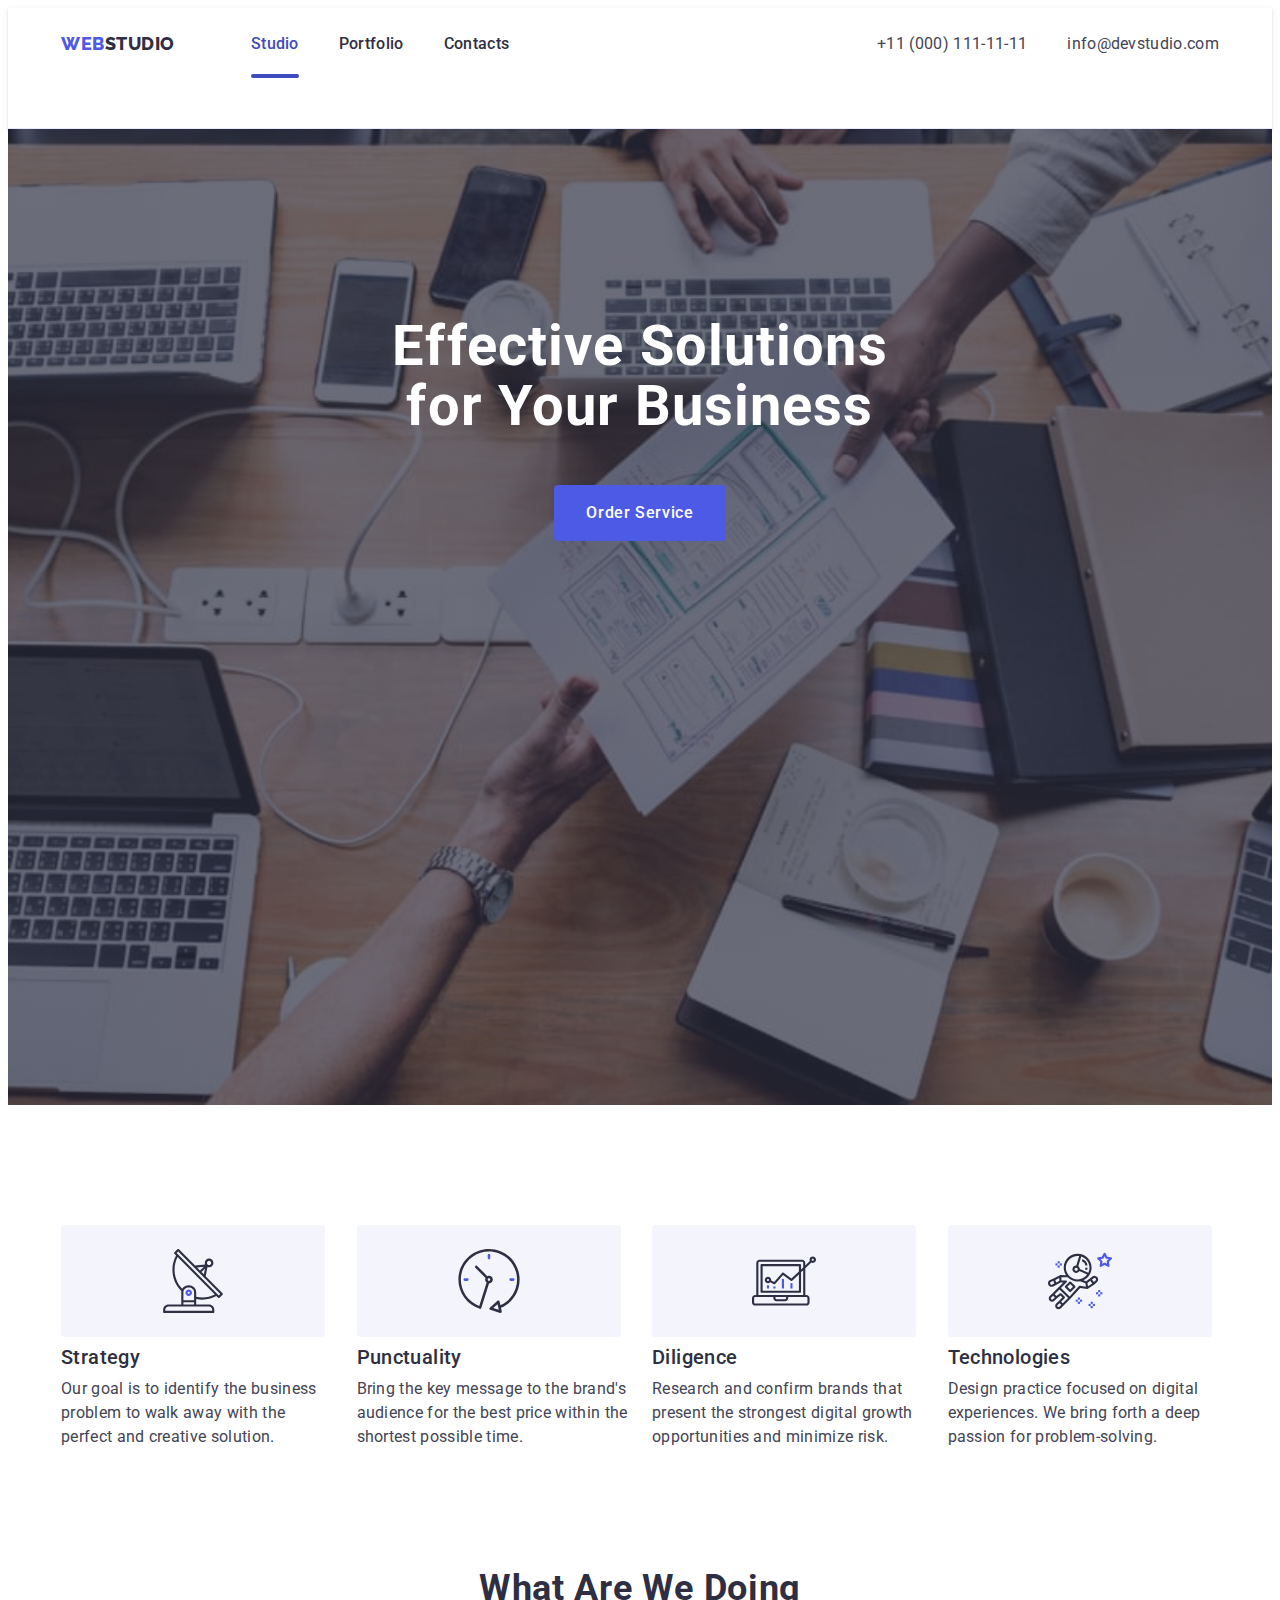
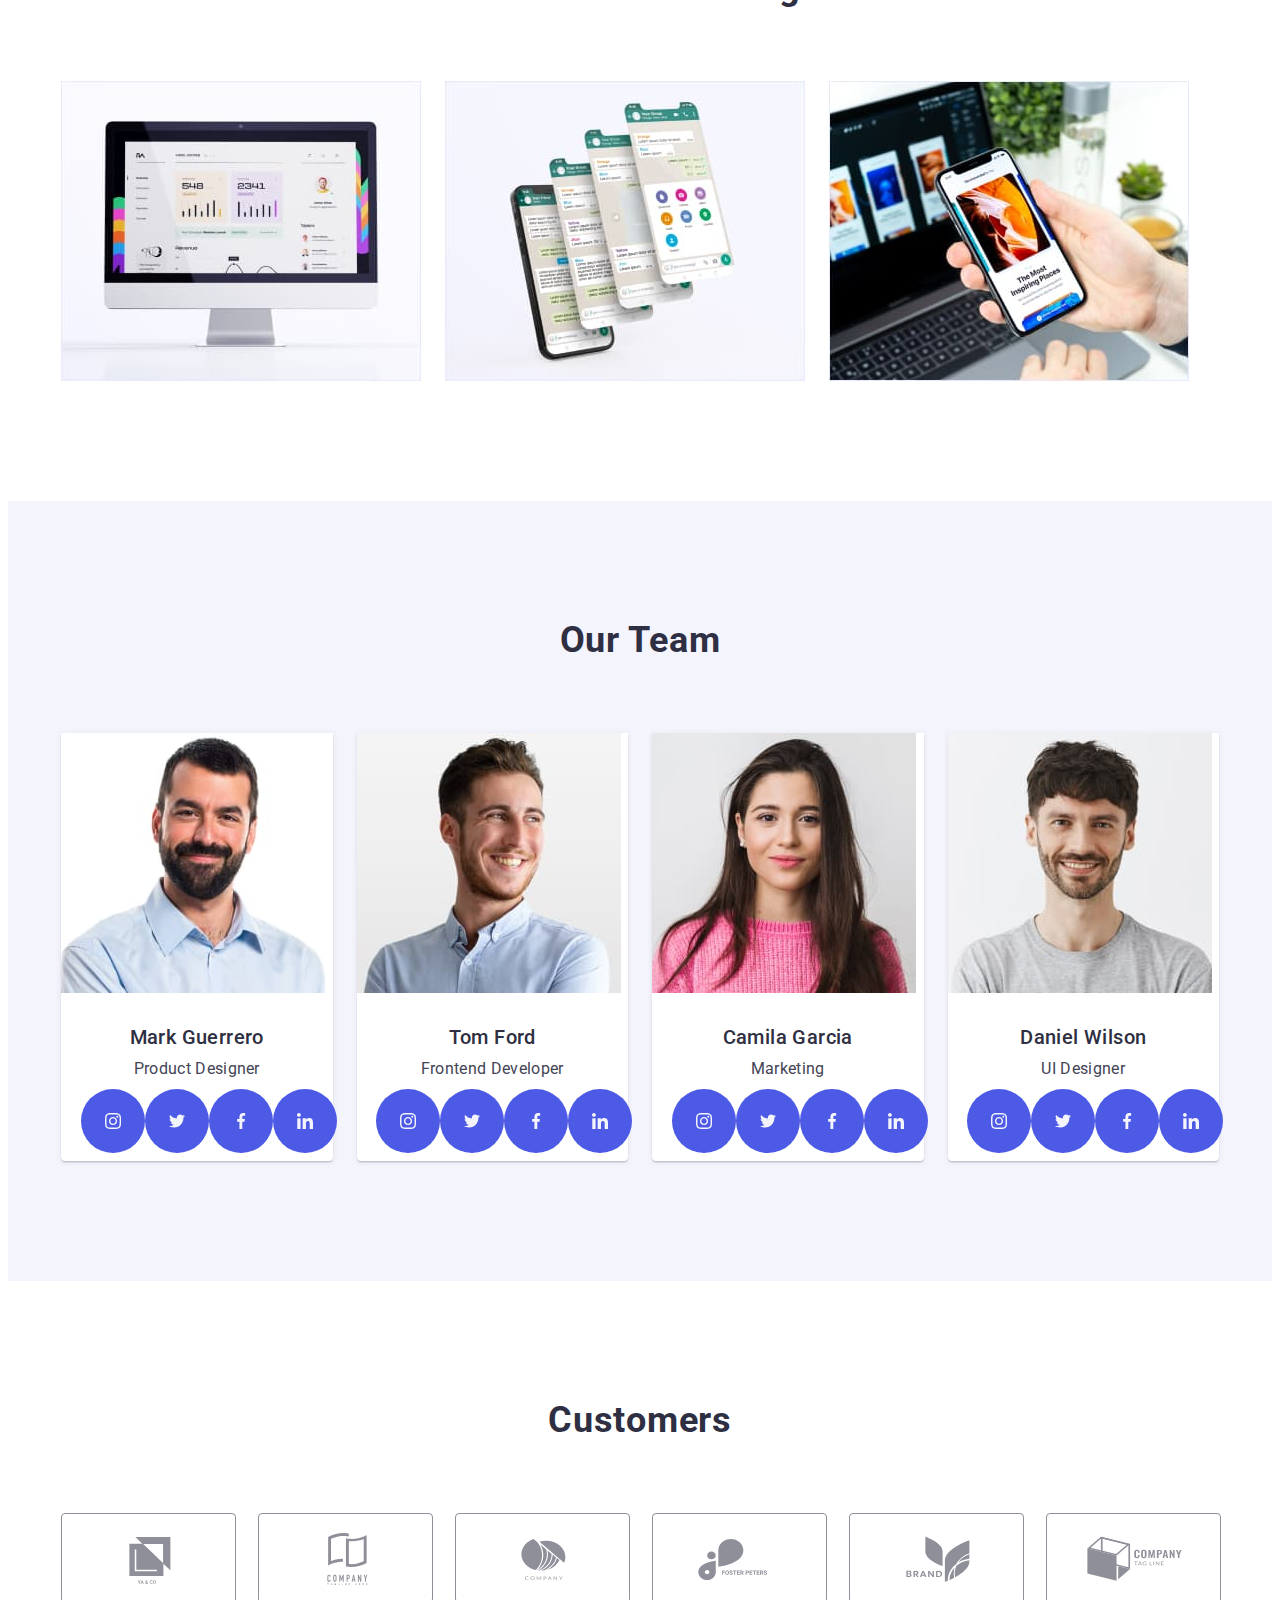
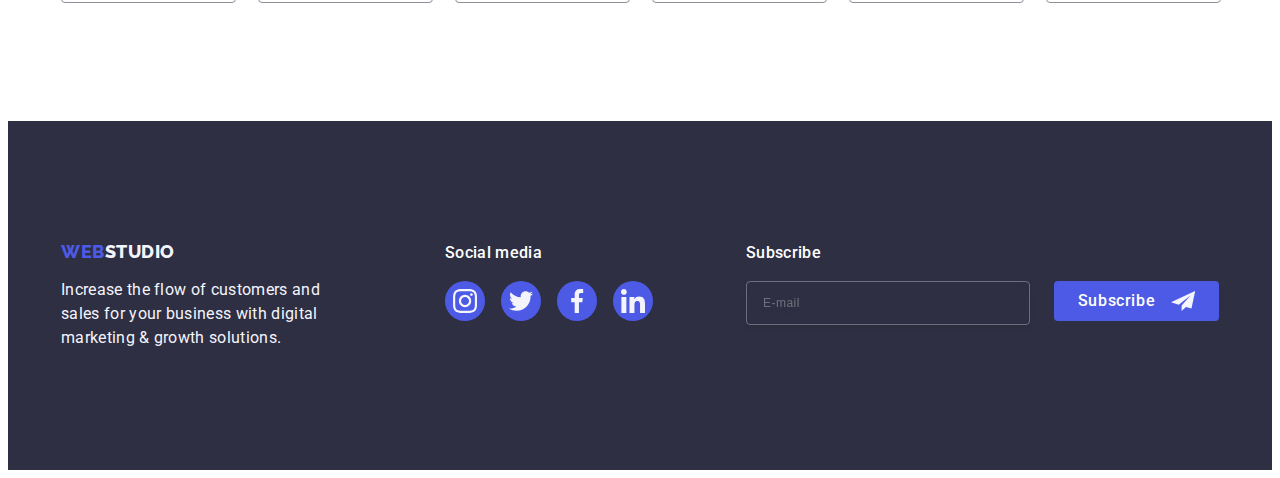
<file: index.html>
<!DOCTYPE html>
<html lang="en">
  <head>
    <meta charset="UTF-8" />
    <meta http-equiv="X-UA-Compatible" content="IE=edge" />
    <meta name="viewport" content="width=device-width, initial-scale=1.0" />
    <link rel="preconnect" href="https://fonts.googleapis.com" />
    <link rel="preconnect" href="https://fonts.gstatic.com" crossorigin />
    <link
      href="https://fonts.googleapis.com/css2?family=Raleway:wght@800&family=Roboto:wght@400;500;700&display=swap"
      rel="stylesheet"
    />
    <title>Document</title>
    <link
      rel="stylesheet"
      href="https://cdnjs.cloudflare.com/ajax/libs/modern-normalize/2.0.0/modern-normalize.min.css"
      integrity="sha512-4xo8blKMVCiXpTaLzQSLSw3KFOVPWhm/TRtuPVc4WG6kUgjH6J03IBuG7JZPkcWMxJ5huwaBpOpnwYElP/m6wg=="
      crossorigin="anonymous"
      referrerpolicy="no-referrer"
    />
    <link rel="stylesheet" href="./css/styles.css" />
    <link rel="stylesheet" href="./css/media.css" />
  </head>

  <body class="body-list">
    <!-- ... -->
    <header class="header-item">
      <div class="container header-container">
        <nav class="link-menu-item">
          <a href="./index.html" class="link-logo link"
            >Web<span class="web link">Studio</span></a
          >
          <ul class="list-menu list">
            <li class="link-item-main">
              <a href="./index.html" class="link-menu link current">Studio</a>
            </li>
            <li class="link-item-main">
              <a href="./portfolio.html" class="link-menu link">Portfolio</a>
            </li>
            <li class="link-item-main">
              <a href="" class="link-menu link">Contacts</a>
            </li>
          </ul>
        </nav>
        <address class="contact-list">
          <ul class="contact-list-item list">
            <li class="main-contact-address">
              <a href="mailto:info@devstudio.com" class="tel-mail link"
                >info@devstudio.com
              </a>
            </li>
            <li class="main-contact-address">
              <a href="tel:+110001111111" class="tel-mail link"
                >+11 (000) 111-11-11</a
              >
            </li>
          </ul>
        </address>

        <button type="button" class="open-menu" data-menu-open>
          <svg class="header-svg" width="32" height="22">
            <use href="./images/icons.svg#icon-menu-hamburger"></use>
          </svg>
        </button>
      </div>
      <div class="tel-menu is-hidden" data-menu>
        <div>
          <button type="button" class="close-menu" data-menu-close>
            <svg class="header-svg" width="8" height="8">
              <use href="./images/icons.svg#icon-close-black"></use>
            </svg>
          </button>
          <nav class="nav-menu">
            <ul class="tel-open-modal list">
              <li class="list-open">
                <a href="./index.html" class="link-tel link-color link"
                  >Studio</a
                >
              </li>
              <li class="list-open">
                <a href="./portfolio.html" class="link-tel link">Portfolio</a>
              </li>
              <li class="list-open">
                <a href="" class="link-tel link">Contacts</a>
              </li>
            </ul>
          </nav>
        </div>
        <address class="header-contact-list">
          <div class="contact-container">
            <ul class="contact-list-header list">
              <li class="header-contact-address list">
                <a href="tel:+110001111111" class="tel-header link"
                  >+11 (000) 111-11-11</a
                >
              </li>
              <li class="header-contact-address">
                <a href="mailto:info@devstudio.com" class="mail-header link"
                  >info@devstudio.com
                </a>
              </li>
            </ul>
          </div>
        </address>
        <div class="">
          <ul class="icon-header-menu list">
            <li class="header-icon-list">
              <a href="#" class="header-icon-link link"
                ><svg class="icon-header-soc" width="24" height="24">
                  <use href="./images/icons.svg#icon-instagram"></use></svg
              ></a>
            </li>
            <li class="header-icon-list">
              <a href="#" class="header-icon-link link"
                ><svg class="icon-header-soc" width="24" height="24">
                  <use href="./images/icons.svg#icon-twitter"></use></svg
              ></a>
            </li>
            <li class="header-icon-list">
              <a href="#" class="header-icon-link link"
                ><svg class="icon-header-soc" width="24" height="24">
                  <use href="./images/icons.svg#icon-facebook"></use></svg
              ></a>
            </li>
            <li class="header-icon-list">
              <a href="#" class="header-icon-link link"
                ><svg class="icon-header-soc" width="24" height="24">
                  <use href="./images/icons.svg#icon-linkedin"></use></svg
              ></a>
            </li>
          </ul>
        </div>
      </div>
    </header>

    <!-- title and button -->

    <main class="main">
      <section class="button-title-service">
        <div class="container hero-container">
          <h1 class="main-title">Effective Solutions for Your Business</h1>
          <button type="button" class="button-order" data-modal-open>
            <span>Order Service</span>
          </button>
        </div>
      </section>

      <!-- all info -->
      <section class="all-info">
        <div class="container">
          <h2 class="visually-hidden">soft skills</h2>
          <ul class="skills-list list">
            <li class="skills-info">
              <div class="icon-item">
                <svg class="header-svg-icon" width="64" height="64">
                  <use href="./images/icons.svg#icon-antenna"></use>
                </svg>
              </div>
              <h3 class="main-list-info">Strategy</h3>
              <p class="info-main">
                Our goal is to identify the business problem to walk away with
                the perfect and creative solution.
              </p>
            </li>
            <li class="skills-info">
              <div class="icon-item">
                <svg class="header-svg-icon" width="64" height="64">
                  <use href="./images/icons.svg#icon-clock"></use>
                </svg>
              </div>
              <h3 class="main-list-info">Punctuality</h3>
              <p class="info-main">
                Bring the key message to the brand's audience for the best price
                within the shortest possible time.
              </p>
            </li>
            <li class="skills-info">
              <div class="icon-item">
                <svg class="header-svg-icon" width="64" height="64">
                  <use href="./images/icons.svg#icon-diagram"></use>
                </svg>
              </div>
              <h3 class="main-list-info">Diligence</h3>
              <p class="info-main">
                Research and confirm brands that present the strongest digital
                growth opportunities and minimize risk.
              </p>
            </li>
            <li class="skills-info">
              <div class="icon-item">
                <svg class="header-svg-icon" width="64" height="64">
                  <use href="./images/icons.svg#icon-astronaut"></use>
                </svg>
              </div>
              <h3 class="main-list-info">Technologies</h3>
              <p class="info-main">
                Design practice focused on digital experiences. We bring forth a
                deep passion for problem-solving.
              </p>
            </li>
          </ul>
        </div>
      </section>

      <section class="are-we-doing">
        <div class="container">
          <h2 class="skills-doing">What are we doing</h2>
          <ul class="skills-img-list list">
            <li class="skills-team list">
              <img
                srcset="
                  ./images/Rectangle71.jpg    1x,
                  ./images/Rectangle71-x2.jpg 2x
                "
                src="./images/Rectangle71.jpg"
                alt="computer monitor"
                class="img-computer"
                width="360"
                height="300"
              />
            </li>
            <li class="skills-team list">
              <img
                srcset="
                  ./images/Rectangle71(1).jpg    1x,
                  ./images/Rectangle71(1)-x2.jpg 2x
                "
                src="./images/Rectangle71(1).jpg"
                alt="phone message"
                class="img-phone"
                width="360"
                height="300"
              />
            </li>
            <li class="skills-team list">
              <img
                srcset="
                  ./images/Rectangle71(2).jpg    1x,
                  ./images/Rectangle71(2)-x2.jpg 2x
                "
                src="./images/Rectangle71(2).jpg"
                alt="phone computer"
                class="img-phone-computer"
                width="360"
                height="300"
              />
            </li>
          </ul>
        </div>
      </section>

      <!-- All team -->
      <section class="all-team">
        <div class="container">
          <h2 class="our-team">Our Team</h2>
          <ul class="list-team list">
            <li class="info-team list">
              <img
                srcset="./images/img.jpg 1x, ./images/img-x2.jpg 2x"
                src="./images/img.jpg"
                alt="Mark Product Designer"
                class="mark-img"
                width="264"
                height="260"
              />
              <div class="team-container">
                <h3 class="name-team">Mark Guerrero</h3>
                <p class="profession-team">Product Designer</p>
                <ul class="icon-main-list list">
                  <li class="social-icon-list">
                    <a href="#" class="social-icon-link"
                      ><svg class="icon-main-social" width="16" height="16">
                        <use
                          href="./images/icons.svg#icon-instagram"
                        ></use></svg
                    ></a>
                  </li>
                  <li class="social-icon-list">
                    <a href="#" class="social-icon-link"
                      ><svg class="icon-main-social" width="16" height="16">
                        <use href="./images/icons.svg#icon-twitter"></use></svg
                    ></a>
                  </li>
                  <li class="social-icon-list">
                    <a href="#" class="social-icon-link"
                      ><svg class="icon-main-social" width="16" height="16">
                        <use href="./images/icons.svg#icon-facebook"></use></svg
                    ></a>
                  </li>
                  <li class="social-icon-list">
                    <a href="#" class="social-icon-link"
                      ><svg class="icon-main-social" width="16" height="16">
                        <use href="./images/icons.svg#icon-linkedin"></use></svg
                    ></a>
                  </li>
                </ul>
              </div>
            </li>
            <li class="info-team list">
              <img
                srcset="./images/img(1).jpg 1x, ./images/img(1)-x2.jpg 2x"
                src="./images/img(1).jpg"
                alt="Tom Frontend"
                class="tom-img"
                width="264"
                height="260"
              />
              <div class="team-container">
                <h3 class="name-team">Tom Ford</h3>
                <p class="profession-team">Frontend Developer</p>

                <ul class="icon-main-list list">
                  <li class="social-icon-list">
                    <a href="#" class="social-icon-link"
                      ><svg class="icon-main-social" width="16" height="16">
                        <use
                          href="./images/icons.svg#icon-instagram"
                        ></use></svg
                    ></a>
                  </li>
                  <li class="social-icon-list">
                    <a href="#" class="social-icon-link"
                      ><svg class="icon-main-social" width="16" height="16">
                        <use href="./images/icons.svg#icon-twitter"></use></svg
                    ></a>
                  </li>
                  <li class="social-icon-list">
                    <a href="#" class="social-icon-link"
                      ><svg class="icon-main-social" width="16" height="16">
                        <use href="./images/icons.svg#icon-facebook"></use></svg
                    ></a>
                  </li>
                  <li class="social-icon-list">
                    <a href="#" class="social-icon-link"
                      ><svg class="icon-main-social" width="16" height="16">
                        <use href="./images/icons.svg#icon-linkedin"></use></svg
                    ></a>
                  </li>
                </ul>
              </div>
            </li>
            <li class="info-team list">
              <img
                srcset="./images/img(2).jpg 1x, ./images/img(2)-x2.jpg 2x"
                src="./images/img(2).jpg"
                alt="Camila Marketing"
                class="camila-img"
                width="264"
                height="260"
              />
              <div class="team-container">
                <h3 class="name-team">Camila Garcia</h3>
                <p class="profession-team">Marketing</p>
                <ul class="icon-main-list list">
                  <li class="social-icon-list">
                    <a href="#" class="social-icon-link"
                      ><svg class="icon-main-social" width="16" height="16">
                        <use
                          href="./images/icons.svg#icon-instagram"
                        ></use></svg
                    ></a>
                  </li>
                  <li class="social-icon-list">
                    <a href="#" class="social-icon-link"
                      ><svg class="icon-main-social" width="16" height="16">
                        <use href="./images/icons.svg#icon-twitter"></use></svg
                    ></a>
                  </li>
                  <li class="social-icon-list">
                    <a href="#" class="social-icon-link"
                      ><svg class="icon-main-social" width="16" height="16">
                        <use href="./images/icons.svg#icon-facebook"></use></svg
                    ></a>
                  </li>
                  <li class="social-icon-list">
                    <a href="#" class="social-icon-link"
                      ><svg class="icon-main-social" width="16" height="16">
                        <use href="./images/icons.svg#icon-linkedin"></use></svg
                    ></a>
                  </li>
                </ul>
              </div>
            </li>
            <li class="info-team list">
              <img
                srcset="./images/img(3).jpg 1x, ./images/img(3)-x2.jpg 2x"
                src="./images/img(3).jpg"
                alt="Daniel UI Designer"
                class="daniel-img"
                width="264"
                height="260"
              />
              <div class="team-container">
                <h3 class="name-team">Daniel Wilson</h3>
                <p class="profession-team">UI Designer</p>

                <ul class="icon-main-list list">
                  <li class="social-icon-list">
                    <a href="#" class="social-icon-link"
                      ><svg class="icon-main-social" width="16" height="16">
                        <use
                          href="./images/icons.svg#icon-instagram"
                        ></use></svg
                    ></a>
                  </li>
                  <li class="social-icon-list">
                    <a href="#" class="social-icon-link"
                      ><svg class="icon-main-social" width="16" height="16">
                        <use href="./images/icons.svg#icon-twitter"></use></svg
                    ></a>
                  </li>
                  <li class="social-icon-list">
                    <a href="#" class="social-icon-link"
                      ><svg class="icon-main-social" width="16" height="16">
                        <use href="./images/icons.svg#icon-facebook"></use></svg
                    ></a>
                  </li>
                  <li class="social-icon-list">
                    <a href="#" class="social-icon-link"
                      ><svg class="icon-main-social" width="16" height="16">
                        <use href="./images/icons.svg#icon-linkedin"></use></svg
                    ></a>
                  </li>
                </ul>
              </div>
            </li>
          </ul>
        </div>
      </section>

      <section class="sectiom-customers">
        <div class="container">
          <h2 class="customers-text">Customers</h2>
          <ul class="main-icon-group list">
            <li class="list-icon-customers">
              <a
                href="#"
                class="link-icon-customers"
                aria-label=""
                target="_blank"
                rel="noopener noreferrer"
              >
                <svg class="brand-company" width="104" height="56">
                  <use href="./images/icons.svg#icon-group-ya-co"></use></svg
              ></a>
            </li>
            <li class="list-icon-customers">
              <a
                href="#"
                class="link-icon-customers"
                aria-label=""
                target="_blank"
                rel="noopener noreferrer"
              >
                <svg class="brand-company" width="104" height="56">
                  <use
                    href="./images/icons.svg#icon-company-tagline-here"
                  ></use></svg
              ></a>
            </li>
            <li class="list-icon-customers">
              <a
                href="#"
                class="link-icon-customers"
                aria-label=""
                target="_blank"
                rel="noopener noreferrer"
              >
                <svg class="brand-company" width="104" height="56">
                  <use href="./images/icons.svg#icon-company"></use></svg
              ></a>
            </li>
            <li class="list-icon-customers">
              <a
                href="#"
                class="link-icon-customers"
                aria-label=""
                target="_blank"
                rel="noopener noreferrer"
              >
                <svg class="brand-company" width="104" height="56">
                  <use href="./images/icons.svg#icon-foster-peters"></use></svg
              ></a>
            </li>
            <li class="list-icon-customers">
              <a
                href="#"
                class="link-icon-customers"
                aria-label=""
                target="_blank"
                rel="noopener noreferrer"
              >
                <svg class="brand-company" width="104" height="56">
                  <use href="./images/icons.svg#icon-brend"></use></svg
              ></a>
            </li>
            <li class="list-icon-customers">
              <a
                href="#"
                class="link-icon-customers"
                aria-label=""
                target="_blank"
                rel="noopener noreferrer"
              >
                <svg class="brand-company" width="104" height="56">
                  <use
                    href="./images/icons.svg#icon-company-tag-line"
                  ></use></svg
              ></a>
            </li>
          </ul>
        </div>
      </section>
    </main>
    <!-- ... -->
    <footer class="footer">
      <div class="container footer-container">
        <div class="container-logo">
          <a href="./index.html" class="logo-portfolio-item link"
            >Web<span class="web-footer">Studio</span></a
          >
          <p class="footer-text">
            Increase the flow of customers and sales for your business with
            digital marketing & growth solutions.
          </p>
        </div>
        <div class="footer-container-item">
          <p class="footer-icon">Social media</p>
          <ul class="icon-footer-item list">
            <li class="footer-icon-list">
              <a href="#" class="footer-link link"
                ><svg class="footer-icon-main" width="24" height="24">
                  <use href="./images/icons.svg#icon-instagram"></use></svg
              ></a>
            </li>
            <li class="footer-icon-list">
              <a href="#" class="footer-link link"
                ><svg class="footer-icon-main" width="24" height="24">
                  <use href="./images/icons.svg#icon-twitter"></use></svg
              ></a>
            </li>
            <li class="footer-icon-list">
              <a href="#" class="footer-link link"
                ><svg class="footer-icon-main" width="24" height="24">
                  <use href="./images/icons.svg#icon-facebook"></use></svg
              ></a>
            </li>
            <li class="footer-icon-list">
              <a href="#" class="footer-link link"
                ><svg class="footer-icon-main" width="24" height="24">
                  <use href="./images/icons.svg#icon-linkedin"></use></svg
              ></a>
            </li>
          </ul>
        </div>

        <div class="item-form">
          <p class="text-subscribe">Subscribe</p>
          <form class="footer-form">
            <label aria-label="footer-email" class="footer-email">
              <input
                type="email"
                name="footer-email"
                id="footer-email"
                placeholder="E-mail"
                class="input-footer"
              />
            </label>
            <button type="submit" class="button-footer">
              Subscribe
              <svg class="icon-send" width="24" height="24">
                <use href="./images/icons.svg#icon-send"></use>
              </svg>
            </button>
          </form>
        </div>
      </div>
    </footer>

    <div class="backdrop is-hidden" data-modal>
      <div class="modal">
        <button type="button" class="icon-button" data-modal-close>
          <svg class="modal-icon" width="8" height="8">
            <use href="./images/icons.svg#icon-close-black"></use>
          </svg>
        </button>
        <p class="call-you-text">
          Leave your contacts and we will call you back
        </p>
        <form class="modal-form">
          <div class="modal-field">
            <label for="user-name" class="modal-label">Name</label>
            <div class="input-wrap">
              <input
                type="text"
                name="user-name"
                id="user-name"
                class="madal-input"
              />
              <svg class="input-icon" width="18" height="24">
                <use href="./images/icons.svg#icon-person"></use>
              </svg>
            </div>
          </div>
          <div class="modal-field">
            <label for="user-tel" class="modal-label">Phone</label>
            <div class="input-wrap">
              <input
                type="tel"
                name="user-tel"
                id="user-tel"
                class="madal-input"
              />
              <svg class="input-icon" width="18" height="24">
                <use href="./images/icons.svg#icon-phone"></use>
              </svg>
            </div>
          </div>
          <div class="modal-field">
            <label for="user-email" class="modal-label">Email</label>
            <div class="input-wrap">
              <input
                type="email"
                name="user-email"
                id="user-email"
                class="madal-input"
              />
              <svg class="input-icon" width="18" height="24">
                <use href="./images/icons.svg#icon-email"></use>
              </svg>
            </div>
          </div>
          <div class="modal-name">
            <label for="user-comment" class="modal-label">Comment</label>
            <textarea
              name="user-comment"
              id="user-comment"
              placeholder="Text input"
              class="modal-textarea"
            ></textarea>
          </div>
          <div class="modal-checkbox">
            <input
              type="checkbox"
              name="user-privacy"
              id="user-privacy"
              class="input-check visually-hidden"
              value="true"
            />
            <label for="user-privacy" class="check-text">
              <span class="icon-vector">
                <svg class="check-icon" width="10" height="8">
                  <use href="./images/icons.svg#icon-vector-yes"></use>
                </svg>
              </span>
              I accept the terms and conditions of the
              <a href="" class="link-policy">Privacy Policy</a></label
            >
          </div>
          <button type="submit" class="modal-send">Send</button>
        </form>
      </div>
    </div>
    <script src="./js/modal.js"></script>
    <script src="./js/mobile-menu.js"></script>
  </body>
</html>
</file>
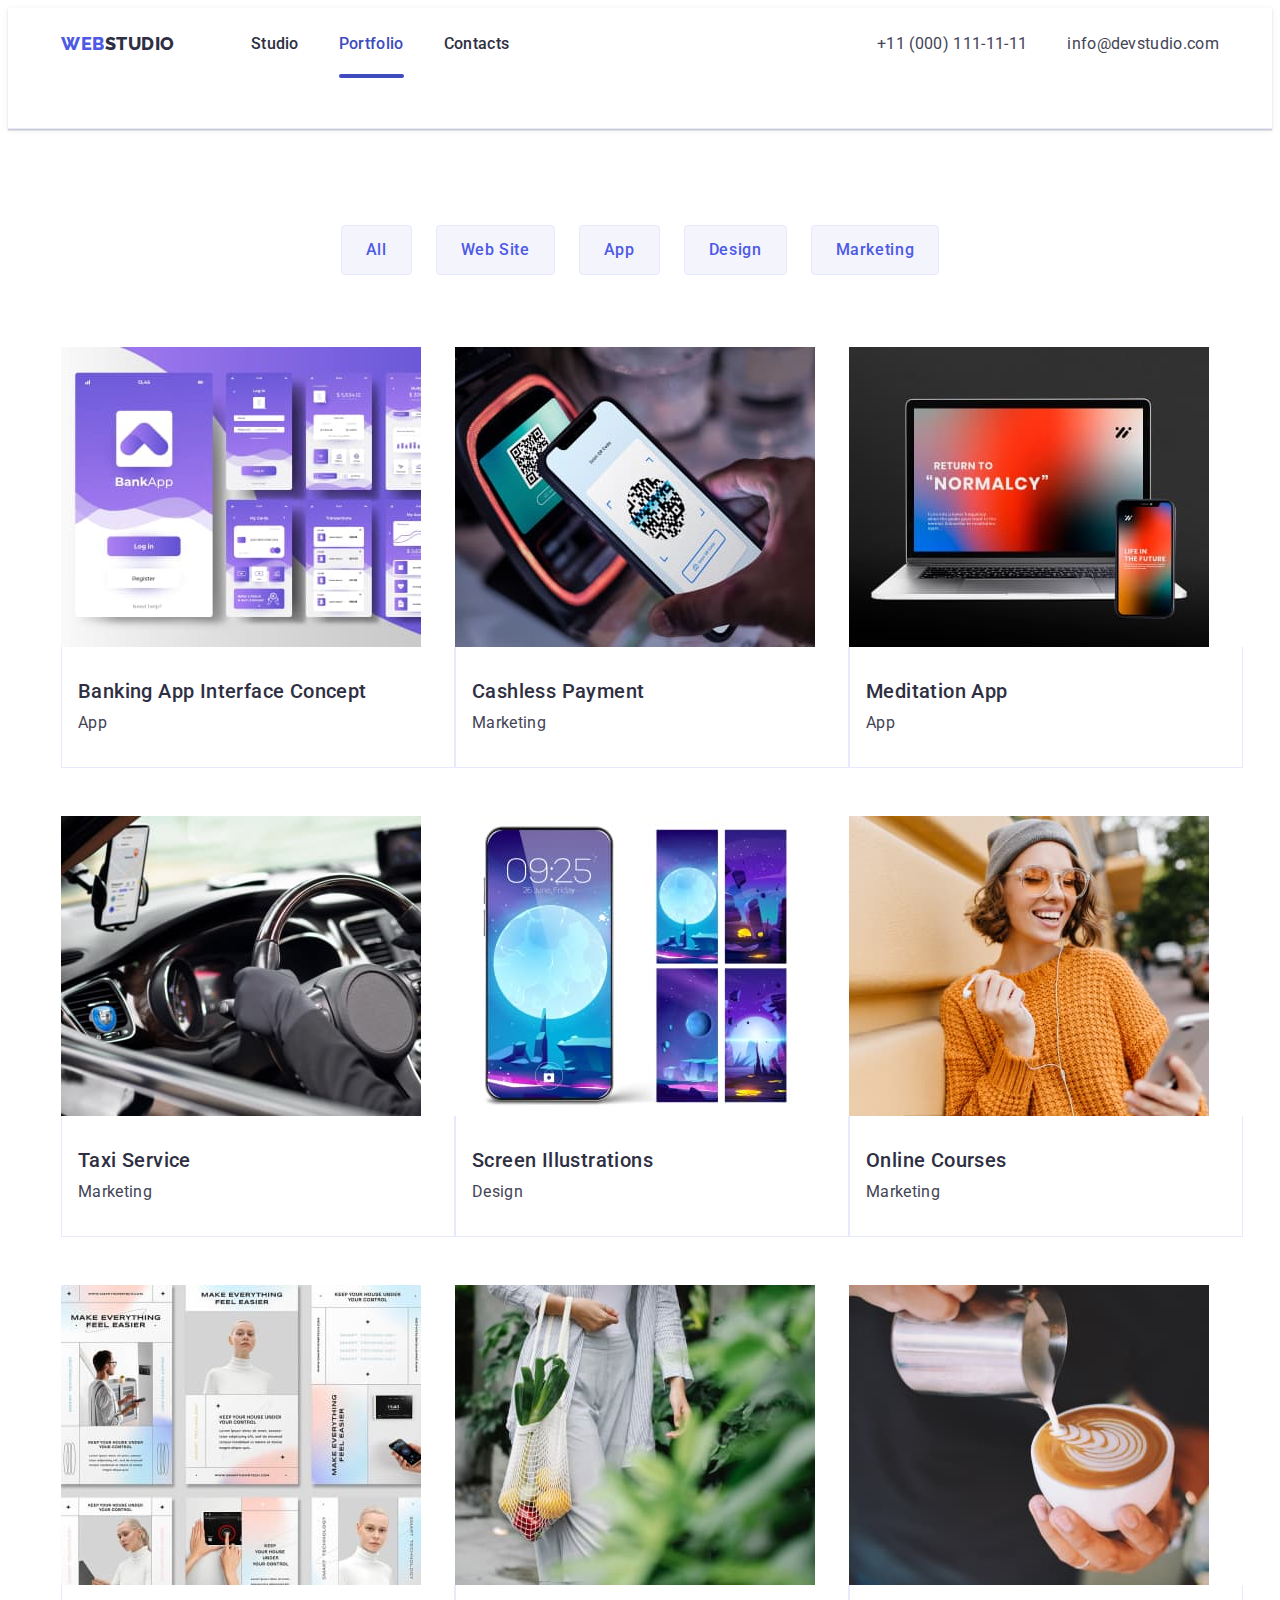
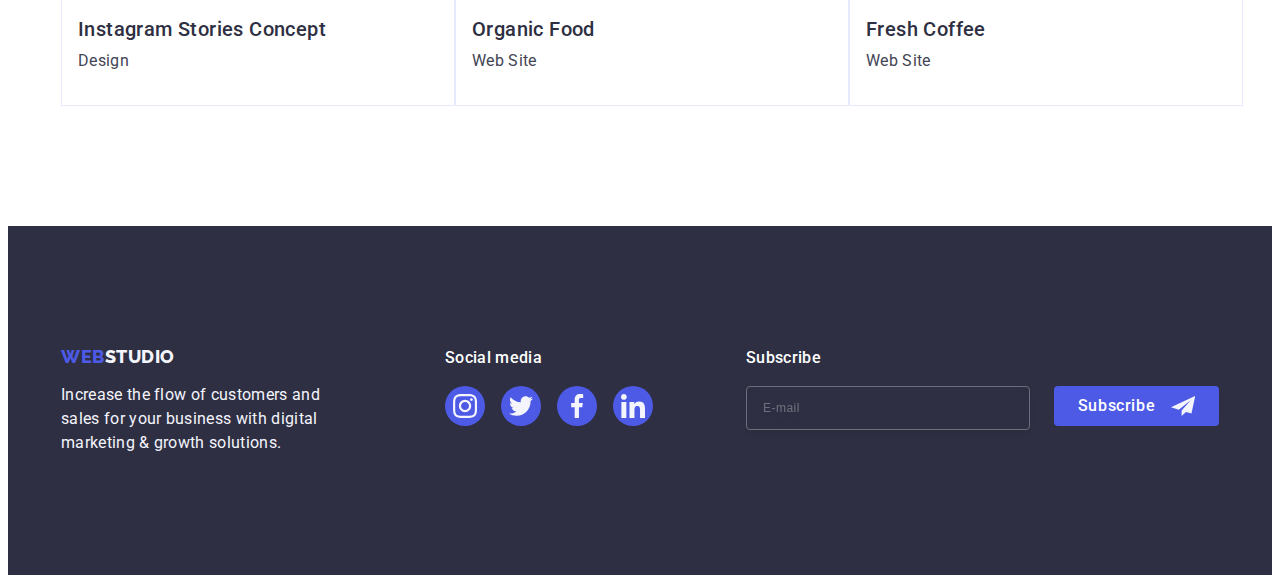
<file: portfolio.html>
<!DOCTYPE html>
<html lang="en">
  <head>
    <meta charset="UTF-8" />
    <meta http-equiv="X-UA-Compatible" content="IE=edge" />
    <meta name="viewport" content="width=device-width, initial-scale=1.0" />
    <link rel="preconnect" href="https://fonts.googleapis.com" />
    <link rel="preconnect" href="https://fonts.gstatic.com" crossorigin />
    <link
      href="https://fonts.googleapis.com/css2?family=Raleway:wght@800&family=Roboto:wght@400;500;700&display=swap"
      rel="stylesheet"
    />
    <title>WebStudio</title>
    <link
      rel="stylesheet"
      href="https://cdnjs.cloudflare.com/ajax/libs/modern-normalize/2.0.0/modern-normalize.min.css"
      integrity="sha512-4xo8blKMVCiXpTaLzQSLSw3KFOVPWhm/TRtuPVc4WG6kUgjH6J03IBuG7JZPkcWMxJ5huwaBpOpnwYElP/m6wg=="
      crossorigin="anonymous"
      referrerpolicy="no-referrer"
    />
    <link rel="stylesheet" href="./css/styles.css" />
    <link rel="stylesheet" href="./css/media.css" />
  </head>
  <body>
    <header class="header-item">
      <div class="container header-container">
        <nav class="link-menu-item">
          <a href="./index.html" class="link-logo link"
            >Web<span class="web link">Studio</span></a
          >
          <ul class="list-menu list">
            <li class="link-item-main">
              <a href="./index.html" class="link-menu link">Studio</a>
            </li>
            <li class="link-item-main">
              <a href="./portfolio.html" class="link-menu link current"
                >Portfolio</a
              >
            </li>
            <li class="link-item-main">
              <a href="" class="link-menu link">Contacts</a>
            </li>
          </ul>
        </nav>
        <address class="contact-list">
          <ul class="contact-list-item list">
            <li class="main-contact-address">
              <a href="mailto:info@devstudio.com" class="tel-mail link"
                >info@devstudio.com
              </a>
            </li>
            <li class="main-contact-address">
              <a href="tel:+110001111111" class="tel-mail link"
                >+11 (000) 111-11-11</a
              >
            </li>
          </ul>
        </address>
        <button type="button" class="open-menu" data-menu-open>
          <svg class="header-svg" width="32" height="22">
            <use href="./images/icons.svg#icon-menu-hamburger"></use>
          </svg>
        </button>
      </div>
      <div class="tel-menu is-hidden" data-menu>
        <div>
          <button type="button" class="close-menu" data-menu-close>
            <svg class="header-svg" width="8" height="8">
              <use href="./images/icons.svg#icon-close-black"></use>
            </svg>
          </button>
          <ul class="tel-open-modal list">
            <li class="list-open">
              <a href="./index.html" class="link-tel link-color link">Studio</a>
            </li>
            <li class="list-open">
              <a href="./portfolio.html" class="link-tel link">Portfolio</a>
            </li>
            <li class="list-open">
              <a href="" class="link-tel link">Contacts</a>
            </li>
          </ul>
        </div>
        <address class="header-contact-list">
          <div class="">
            <ul class="contact-list-header list">
              <li class="header-contact-address list">
                <a href="tel:+110001111111" class="tel-header link"
                  >+11 (000) 111-11-11</a
                >
              </li>
              <li class="header-contact-address">
                <a href="mailto:info@devstudio.com" class="mail-header link"
                  >info@devstudio.com
                </a>
              </li>
            </ul>
          </div>
        </address>
        <div class="">
          <ul class="icon-header-menu list">
            <li class="header-icon-list">
              <a href="#" class="header-icon-link link"
                ><svg class="icon-header-soc" width="24" height="24">
                  <use href="./images/icons.svg#icon-instagram"></use></svg
              ></a>
            </li>
            <li class="header-icon-list">
              <a href="#" class="header-icon-link link"
                ><svg class="icon-header-soc" width="24" height="24">
                  <use href="./images/icons.svg#icon-twitter"></use></svg
              ></a>
            </li>
            <li class="header-icon-list">
              <a href="#" class="header-icon-link link"
                ><svg class="icon-header-soc" width="24" height="24">
                  <use href="./images/icons.svg#icon-facebook"></use></svg
              ></a>
            </li>
            <li class="header-icon-list">
              <a href="#" class="header-icon-link link"
                ><svg class="icon-header-soc" width="24" height="24">
                  <use href="./images/icons.svg#icon-linkedin"></use></svg
              ></a>
            </li>
          </ul>
        </div>
      </div>
    </header>

    <main class="main-portfolio">
      <section class="section-main">
        <div class="container">
          <h1 class="visually-hidden">Portfolio</h1>
          <ul class="item-butoon list">
            <li class="button-next">
              <button type="button" class="button-web-portfolio">All</button>
            </li>
            <li class="button-next">
              <button type="button" class="button-web-portfolio">
                Web Site
              </button>
            </li>
            <li class="button-next">
              <button type="button" class="button-web-portfolio">App</button>
            </li>
            <li class="button-next">
              <button type="button" class="button-web-portfolio">Design</button>
            </li>
            <li class="button-next">
              <button type="button" class="button-web-portfolio">
                Marketing
              </button>
            </li>
          </ul>

          <ul class="ul-portfolio list">
            <li class="li-portfolio main-animtion-list">
              <a href="" class="link-banking link">
                <div class="animation-container">
                  <img
                    srcset="./images/img0.jpg 1x, ./images/img0-2x.jpg 2x"
                    src="./images/img0.jpg"
                    alt="Banking App"
                    class="img-banking"
                    width="360"
                    height="300"
                  />
                  <p class="animation-text">
                    14 Stylish and User-Friendly App Design Concepts · Task
                    Manager App · Calorie Tracker App · Exotic Fruit Ecommerce
                    App · Cloud Storage App
                  </p>
                </div>
                <div class="info-portfolio">
                  <h2 class="text-main-portfolio">
                    Banking App Interface Concept
                  </h2>
                  <p class="item-portfolio">App</p>
                </div>
              </a>
            </li>
            <li class="li-portfolio main-animtion-list">
              <a href="" class="link-banking link">
                <div class="animation-container">
                  <img
                    srcset="./images/img-1.jpg 1x, ./images/img-1-2x.jpg 2x"
                    src="./images/img-1.jpg"
                    alt="Cashless Payment"
                    class="img-payment"
                    width="360"
                    height="300"
                  />
                  <p class="animation-text">
                    14 Stylish and User-Friendly App Design Concepts · Task
                    Manager App · Calorie Tracker App · Exotic Fruit Ecommerce
                    App · Cloud Storage App
                  </p>
                </div>
                <div class="info-portfolio">
                  <h2 class="text-main-portfolio">Cashless Payment</h2>
                  <p class="item-portfolio">Marketing</p>
                </div>
              </a>
            </li>
            <li class="li-portfolio main-animtion-list">
              <a href="" class="link-banking link">
                <div class="animation-container">
                  <img
                    srcset="./images/img-2.jpg 1x, ./images/img-2-2x.jpg 2x"
                    src="./images/img-2.jpg"
                    alt="Meditation App"
                    class="img-app"
                    width="360"
                    height="300"
                  />
                  <p class="animation-text">
                    14 Stylish and User-Friendly App Design Concepts · Task
                    Manager App · Calorie Tracker App · Exotic Fruit Ecommerce
                    App · Cloud Storage App
                  </p>
                </div>
                <div class="info-portfolio">
                  <h2 class="text-main-portfolio">Meditation App</h2>
                  <p class="item-portfolio">App</p>
                </div>
              </a>
            </li>
            <li class="li-portfolio main-animtion-list">
              <a href="" class="link-banking link">
                <div class="animation-container">
                  <img
                    srcset="./images/img-3.jpg 1x, ./images/img-3-2x.jpg 2x"
                    src="./images/img-3.jpg"
                    alt="Taxi Service"
                    class="img-taxi"
                    width="360"
                    height="300"
                  />
                  <p class="animation-text">
                    14 Stylish and User-Friendly App Design Concepts · Task
                    Manager App · Calorie Tracker App · Exotic Fruit Ecommerce
                    App · Cloud Storage App
                  </p>
                </div>
                <div class="info-portfolio">
                  <h2 class="text-main-portfolio">Taxi Service</h2>
                  <p class="item-portfolio">Marketing</p>
                </div>
              </a>
            </li>
            <li class="li-portfolio main-animtion-list">
              <a href="" class="link-banking link">
                <div class="animation-container">
                  <img
                    srcset="./images/img-4.jpg 1x, ./images/img-4-2x.jpg 2x"
                    src="./images/img-4.jpg"
                    alt="Screen Illustrations"
                    class="img-screen"
                    width="360"
                    height="300"
                  />
                  <p class="animation-text">
                    14 Stylish and User-Friendly App Design Concepts · Task
                    Manager App · Calorie Tracker App · Exotic Fruit Ecommerce
                    App · Cloud Storage App
                  </p>
                </div>
                <div class="info-portfolio">
                  <h2 class="text-main-portfolio">Screen Illustrations</h2>
                  <p class="item-portfolio">Design</p>
                </div>
              </a>
            </li>
            <li class="li-portfolio main-animtion-list">
              <a href="" class="link-banking link">
                <div class="animation-container">
                  <img
                    srcset="./images/img-5.jpg 1x, ./images/img-5-2x.jpg 2x"
                    src="./images/img-5.jpg"
                    alt="Online Courses"
                    class="img-courses"
                    width="360"
                    height="300"
                  />
                  <p class="animation-text">
                    14 Stylish and User-Friendly App Design Concepts · Task
                    Manager App · Calorie Tracker App · Exotic Fruit Ecommerce
                    App · Cloud Storage App
                  </p>
                </div>
                <div class="info-portfolio">
                  <h2 class="text-main-portfolio">Online Courses</h2>
                  <p class="item-portfolio">Marketing</p>
                </div>
              </a>
            </li>
            <li class="li-portfolio main-animtion-list">
              <a href="" class="link-banking link">
                <div class="animation-container">
                  <img
                    srcset="./images/img-6.jpg 1x, ./images/img-6-2x.jpg 2x"
                    src="./images/img-6.jpg"
                    alt="Instagram Stories"
                    class="img-stories"
                    width="360"
                    height="300"
                  />
                  <p class="animation-text">
                    14 Stylish and User-Friendly App Design Concepts · Task
                    Manager App · Calorie Tracker App · Exotic Fruit Ecommerce
                    App · Cloud Storage App
                  </p>
                </div>
                <div class="info-portfolio">
                  <h2 class="text-main-portfolio">Instagram Stories Concept</h2>
                  <p class="item-portfolio">Design</p>
                </div>
              </a>
            </li>
            <li class="li-portfolio main-animtion-list">
              <a href="" class="link-banking link">
                <div class="animation-container">
                  <img
                    srcset="./images/img-7.jpg 1x, ./images/img-7-2x.jpg 2x"
                    src="./images/img-7.jpg"
                    alt="Organic Food"
                    class="img-food"
                    width="360"
                    height="300"
                  />
                  <p class="animation-text">
                    14 Stylish and User-Friendly App Design Concepts · Task
                    Manager App · Calorie Tracker App · Exotic Fruit Ecommerce
                    App · Cloud Storage App
                  </p>
                </div>
                <div class="info-portfolio">
                  <h2 class="text-main-portfolio">Organic Food</h2>
                  <p class="item-portfolio">Web Site</p>
                </div>
              </a>
            </li>
            <li class="li-portfolio main-animtion-list">
              <a href="" class="link-banking link">
                <div class="animation-container">
                  <img
                    srcset="./images/img-8.jpg 1x, ./images/img-8-2x.jpg 2x"
                    src="./images/img-8.jpg"
                    alt="Fresh Coffee"
                    class="img-coffee"
                    width="360"
                    height="300"
                  />
                  <p class="animation-text">
                    14 Stylish and User-Friendly App Design Concepts · Task
                    Manager App · Calorie Tracker App · Exotic Fruit Ecommerce
                    App · Cloud Storage App
                  </p>
                </div>
                <div class="info-portfolio main-animtion-list">
                  <h2 class="text-main-portfolio">Fresh Coffee</h2>
                  <p class="item-portfolio">Web Site</p>
                </div>
              </a>
            </li>
          </ul>
        </div>
      </section>
    </main>

    <footer class="footer">
      <div class="container footer-container">
        <div class="container-logo">
          <a href="./index.html" class="logo-portfolio-item link"
            >Web<span class="web-footer">Studio</span></a
          >
          <p class="footer-text">
            Increase the flow of customers and sales for your business with
            digital marketing & growth solutions.
          </p>
        </div>
        <div class="footer-container-item">
          <p class="footer-icon">Social media</p>
          <ul class="icon-footer-item list">
            <li class="footer-icon-list">
              <a href="#" class="footer-link link"
                ><svg class="footer-icon-main" width="24" height="24">
                  <use href="./images/icons.svg#icon-instagram"></use></svg
              ></a>
            </li>
            <li class="footer-icon-list">
              <a href="#" class="footer-link link"
                ><svg class="footer-icon-main" width="24" height="24">
                  <use href="./images/icons.svg#icon-twitter"></use></svg
              ></a>
            </li>
            <li class="footer-icon-list">
              <a href="#" class="footer-link link"
                ><svg class="footer-icon-main" width="24" height="24">
                  <use href="./images/icons.svg#icon-facebook"></use></svg
              ></a>
            </li>
            <li class="footer-icon-list">
              <a href="#" class="footer-link link"
                ><svg class="footer-icon-main" width="24" height="24">
                  <use href="./images/icons.svg#icon-linkedin"></use></svg
              ></a>
            </li>
          </ul>
        </div>
        <div class="item-form">
          <p class="text-subscribe">Subscribe</p>
          <form class="footer-form">
            <label aria-label="footer-email" class="footer-email">
              <input
                type="email"
                name="footer-email"
                id="footer-email"
                placeholder="E-mail"
                class="input-footer"
              />
            </label>
            <button type="submit" class="button-footer">
              Subscribe
              <svg class="icon-send" width="24" height="24">
                <use href="./images/icons.svg#icon-send"></use>
              </svg>
            </button>
          </form>
        </div>
      </div>
    </footer>
    <script src="./js/modal.js"></script>
    <script src="./js/mobile-menu.js"></script>
  </body>
</html>
</file>
<file: css/styles.css>
body {
  font-family: "Roboto", sans-serif;
  background-color: #ffffff;
  color: #434455;
}
:root {
  --title-color: #2e2f42;
  --contact-color: #434455;
  --poragraf-color: #434455;
  --logo: #4d5ae5;
}

.container {
  max-width: 428px;
  padding-left: 16px;
  padding-right: 16px;
  margin-left: auto;
  margin-right: auto;
}

.header-container {
  display: flex;
  align-items: center;
}

.link {
  text-decoration: none;
}
.list {
  list-style: none;
}

p,
h1,
h2,
h3 {
  margin-top: 0;
  margin-bottom: 0;
}

img {
  display: block;
}

ul {
  list-style-type: none;
  margin: 0;
  padding-left: 0;
}

.link-menu-item {
  display: flex;
  align-items: center;
}

.header-item {
  padding-top: 24px;
  padding-bottom: 24px;
  flex-grow: 1;
  justify-content: space-between;
  border-bottom: 1px solid #e7e9fc;
  height: 72px;
  box-shadow: 0px 2px 1px rgba(46, 47, 66, 0.08),
    0px 1px 1px rgba(46, 47, 66, 0.16), 0px 1px 6px rgba(46, 47, 66, 0.08);
}

.header-container {
  display: flex;
}

.link-logo {
  font-family: "Raleway", sans-serif;
  font-style: normal;
  font-weight: 800;
  font-size: 18px;
  line-height: 1.17;
  letter-spacing: 0.03em;
  text-transform: uppercase;
  color: var(--logo);
  align-items: center;
  margin-right: 76px;
}

.logo-portfolio {
  display: inline-block;
  margin-bottom: 16px;
}

.web {
  color: var(--title-color);
}

.list-menu {
  display: none;
  gap: 40px;
}

.list-open :hover,
.list-open :focus {
  color: #404bbf;
}

.contact-list {
  font-style: normal;
  font-weight: 400;
  font-size: 16px;
  line-height: 1.5;
  letter-spacing: 0.02em;
  margin-left: auto;
  display: none;
}
.header-icon-link:hover,
.header-icon-link:focus {
  background-color: #404bbf;
}

.contact-list-header :hover,
.contact-list-header :focus {
  color: #404bbf;
}

.tel-menu {
  position: fixed;
  width: 100%;
  height: 100%;
  background-color: #fff;
  top: 0;
  z-index: 2;
  padding: 40px 24px 24px 40px;
  display: flex;
  flex-direction: column;
  overflow: auto;
  transition: background-color 250ms cubic-bezier(0.4, 0, 0.2, 1),
    border 250ms cubic-bezier(0.4, 0, 0.2, 1);
}

.header-svg {
  stroke: rgba(46, 47, 66, 1);
}
.open-menu {
  margin-left: auto;
  transition: opacity 250ms cubic-bezier(0.4, 0, 0.2, 1),
    visibility 250ms cubic-bezier(0.4, 0, 0.2, 1);
  border: 0;
  background-color: #fff;
  cursor: pointer;
}
.close-menu {
  color: rgba(46, 47, 66, 1);
  display: block;
  margin-left: auto;
  border: none;
  background: transparent;
  margin-bottom: 32px;
  border: 2px solid rgba(0, 0, 0, 0.1);
  border-radius: 50%;
  text-align: center;
  width: 24px;
  height: 24px;
  display: flex;
  justify-content: center;
  align-items: center;
  transition: background-color 250ms cubic-bezier(0.4, 0, 0.2, 1),
    border 250ms cubic-bezier(0.4, 0, 0.2, 1);
  cursor: pointer;
}
.header-icon-list {
  width: 40px;
  height: 40px;
}
.icon-header-menu {
  display: flex;
  justify-content: space-between;
}
.header-icon-link {
  background-color: #4d5ae5;
  display: flex;
  justify-content: center;
  align-items: center;
  border-radius: 50%;
  width: 100%;
  height: 100%;
  transition: background-color 250ms cubic-bezier(0.4, 0, 0.2, 1);
}
.link-tel.link-color {
  color: #404bbf;
}

.link-tel {
  font-size: 36px;
  font-weight: 700;
  line-height: 40px;
  letter-spacing: 0.72px;
  color: #2e2f42;
  transition: color 250ms cubic-bezier(0.4, 0, 0.2, 1);
}

/* .tel-open-modal :not(:last-child) {
  margin-bottom: 24px;
} */
/* .list-open {
  padding-left: 40px;
  margin-bottom: 50px;
} */

.header-contact-address {
  margin-top: 40px;
}
.mail-header {
  color: #434455;
  font-size: 20px;
  font-weight: 500;
  line-height: 24px;
  letter-spacing: 0.4px;
}

.tel-header {
  color: #4d5ae5;
  font-size: 36px;
  font-family: Roboto;
  font-weight: 700;
  line-height: 40px;
  letter-spacing: 0.72px;
  text-transform: capitalize;
}
.header-contact-list {
  font-style: normal;
  margin-bottom: 48px;
  margin-top: auto;
}
.tel-open-modal {
  display: flex;
  flex-direction: column;
  gap: 40px;
}

/** --------------next--------------- */
.button-title-service {
  background-image: linear-gradient(
      rgba(46, 47, 66, 0.7),
      rgba(46, 47, 66, 0.7)
    ),
    url(../images/people-office-tel.jpg);

  background-repeat: no-repeat;
  background-position: center;
  background-size: cover;
  background-color: var(--title-color);
  padding: 112px 0;
  height: 428px;
  margin-left: auto;
  margin-right: auto;
}

@media (min-device-pixel-ratio: 2),
  (min-resolution: 192dpi),
  (min-resolution: 2dppx) {
  .button-title-service {
    background-image: linear-gradient(
        rgba(46, 47, 66, 0.7),
        rgba(46, 47, 66, 0.7)
      ),
      url(../images/dark-bg-2-tel.jpg);
  }
}

.main-title {
  font-size: 36px;
  font-weight: 700;
  line-height: 1.07;
  color: #ffffff;
  text-align: center;
  letter-spacing: 0.72px;
  max-width: 320px;
  margin-left: auto;
  margin-right: auto;
  margin-bottom: 72px;
}

.button-order {
  padding: 16px 32px;
  font-family: "Roboto", sans-serif;
  font-style: normal;
  font-weight: 500;
  font-size: 16px;
  line-height: 1.5;
  letter-spacing: 0.04em;
  color: #ffffff;
  cursor: pointer;
  align-items: center;
  display: flex;
  margin: auto;
  background-color: #4d5ae5;
  border: 1px;
  border-radius: 4px;
  display: block;
  min-width: 169px;
  transition: background-color 250ms cubic-bezier(0.4, 0, 0.2, 1);
}

.button-order:hover,
.button-order:focus {
  background-color: #404bbf;
  transition: color 250ms cubic-bezier(0.4, 0, 0.2, 1);
}

/** --------------section--------------- */

.all-info {
  padding-bottom: 96px;
  padding-top: 96px;
}

.skills-list {
  display: flex;
  gap: 72px;
  padding-left: 0;
  flex-wrap: wrap;
}

.header-svg-icon {
  display: none;
}

.info-skills {
  font-weight: 500;
  font-size: 36px;
  line-height: 1.11;
  color: var(--title-color);
  letter-spacing: 0.02em;
  text-align: center;
  margin-bottom: 72px;
  margin-bottom: 16px;
}

.main-list-info {
  font-family: "Roboto", sans-serif;
  color: var(--title-color);
  margin-bottom: 8px;
  text-align: center;
  font-weight: 700;
  font-size: 36px;
  line-height: 1.11;
  color: var(--title-color);
  letter-spacing: 0.72px;
}

.info-main {
  font-family: "Roboto", sans-serif;
  font-size: 16px;
  line-height: 1.5;
  color: var(--poragraf-color);
  letter-spacing: 0.32px;
}
/** --------------skills-list-info --------------- */

.are-we-doing {
  display: none;
}

/** --------------all-team--------------- */

.all-team {
  background-color: #f4f4fd;
  padding-top: 96px;
  padding-bottom: 96px;
}

.social-icon-list {
  width: 40px;
  height: 40px;
}

.social-icon-link {
  background-color: #4d5ae5;
  padding: 12px;
  border-radius: 50%;
  display: flex;
  align-items: center;
  justify-content: center;
  width: 100%;
  height: 100%;
  transition: background-color 250ms cubic-bezier(0.4, 0, 0.2, 1);
}

.social-icon-link:hover,
.social-icon-link:focus {
  background-color: #404bbf;
}

.icon-main-list {
  display: flex;
  gap: 24px;
  justify-content: center;
}

.list-team {
  display: flex;

  flex-direction: column;
  justify-content: center;
  align-items: center;
  gap: 72px;
}
.team-container {
  padding: 32px 0;
}

.icon-main-social {
  fill: #f4f4fd;
}

.info-team {
  background-color: #ffffff;
  border-radius: 0px 0px 4px 4px;
  box-shadow: 0px 1px 6px rgba(46, 47, 66, 0.08),
    0px 1px 1px rgba(46, 47, 66, 0.16), 0px 2px 1px rgba(46, 47, 66, 0.08);
}

.our-team {
  font-size: 36px;
  line-height: 1.11;
  color: var(--title-color);
  text-align: center;
  letter-spacing: 0.02em;
  text-transform: capitalize;
  margin-bottom: 72px;
}
.list-team .name-team {
  font-family: "Roboto";
  font-style: normal;
  font-weight: 500;
  font-size: 20px;
  line-height: 1.2;
  color: var(--title-color);
  letter-spacing: 0.02em;
  margin-bottom: 8px;
  text-align: center;
}

.list-team .profession-team {
  font-size: 16px;
  line-height: 1.5;
  color: var(--poragraf-color);
  letter-spacing: 0.02em;
  text-align: center;
  margin-bottom: 8px;
}

/** --------------next--------------- */

.customers-text {
  font-family: "Roboto";
  font-style: normal;
  font-weight: 700;
  font-size: 36px;
  line-height: 1.11;
  text-align: center;
  letter-spacing: 0.02em;
  text-transform: capitalize;
  color: #2e2f42;
  margin-bottom: 72px;
}

.main-icon-group {
  display: flex;
  flex-wrap: wrap;
  justify-content: center;
  column-gap: 16px;
  row-gap: 72px;
}

.sectiom-customers {
  padding-top: 96px;
  padding-bottom: 96px;
}

.list-icon-customers {
  width: calc((100% - 16px) / 2);
  height: 88px;
}

.link-icon-customers {
  border: 1px solid #8e8f99;
  color: #8e8f99;
  display: flex;
  justify-content: center;
  width: 100%;
  height: 100%;
  border-radius: 4px;
  align-items: center;
  transition: border-color 250ms cubic-bezier(0.4, 0, 0.2, 1),
    color 250ms cubic-bezier(0.4, 0, 0.2, 1);
}

.link-icon-customers {
  fill: currentColor;
}

.link-icon-customers:hover,
.link-icon-customers:focus {
  color: #404bbf;
  border-color: #404bbf;
}

/** --------------footer--------------- */
.footer {
  background: var(--title-color);
  padding-top: 96px;
  padding-bottom: 96px;
}
.container-logo {
  margin-bottom: 72px;
}

.logo-portfolio-item {
  font-family: "Raleway", sans-serif;
  font-weight: 800;
  font-size: 18px;
  line-height: 1.17;
  letter-spacing: 0.03em;
  text-transform: uppercase;
  color: var(--logo);
  display: block;
  margin-bottom: 16px;
  text-align: center;
}

.web-footer {
  color: #f4f4fd;
}

.footer-text {
  line-height: 1.5;
  letter-spacing: 0.02em;
  max-width: 264px;
  color: #f4f4fd;
}

.footer-icon {
  font-weight: 500;
  font-size: 16px;
  line-height: 1.5;
  letter-spacing: 0.02em;
  margin-bottom: 16px;
  color: #ffffff;
  text-align: center;
}

.footer-container {
  display: flex;
  flex-wrap: wrap;
  justify-content: center;
}

.footer-container-item {
  margin-bottom: 72px;
}

.icon-footer-item {
  display: flex;
  gap: 16px;
}

.footer-icon-list {
  width: 40px;
  height: 40px;
}

.footer-link {
  background-color: #4d5ae5;
  display: flex;
  justify-content: center;
  align-items: center;
  border-radius: 50%;
  width: 100%;
  height: 100%;
  transition: background-color 250ms cubic-bezier(0.4, 0, 0.2, 1);
}

.footer-link:hover,
.footer-link:focus {
  background-color: #31d0aa;
}

.icon-send {
  fill: #f4f4fd;
  margin-left: 16px;
}

.button-footer {
  font-family: "Roboto", sans-serif;
  font-style: normal;
  font-weight: 500;
  font-size: 16px;
  line-height: 1.5;
  letter-spacing: 0.04em;
  color: #ffffff;
  background-color: #4d5ae5;
  border-radius: 4px;
  min-width: 165px;
  height: 40px;
  cursor: pointer;
  display: flex;
  align-items: center;
  justify-content: center;
  border: none;
}

.text-subscribe {
  font-family: "Roboto";
  font-style: normal;
  font-weight: 500;
  font-size: 16px;
  line-height: 1.5;
  letter-spacing: 0.02em;
  color: #ffffff;
  margin-bottom: 16px;
  text-align: center;
}

.input-footer {
  background-color: transparent;
  border: 1px solid #ffffff;
  filter: drop-shadow(0px 4px 4px rgba(0, 0, 0, 0.15));
  border-radius: 4px;
  width: 398px;
  height: 40px;
  padding-left: 16px;
  font-size: 12px;
  line-height: 1.5;
  letter-spacing: 0.04em;
  padding-left: 16px;
  color: #ffffff;
  border: 1px solid var(--white, #fff);
  opacity: 0.30000001192092896;
  width: 100%;
}

.input-footer::placeholder {
  font-size: 12px;
  line-height: 24px;
  letter-spacing: 0.04em;
  color: #ffffff;
  margin-left: 16px;
}

.footer-form {
  display: flex;
  gap: 24px;
  flex-wrap: wrap;
  justify-content: center;
}

.item-form {
  margin-left: auto;
}
.footer-email {
  width: 100%;
}

/** --------------next-html-portfolio--------------- */

.section-main {
  padding-top: 48px;
  padding-bottom: 120px;
}

.item-butoon {
  display: flex;
  justify-content: flex-start;
  gap: 24px;
  margin-bottom: 48px;
  flex-wrap: wrap;
}

.button-web-portfolio {
  font-family: "Roboto", sans-serif;
  color: #4d5ae5;
  line-height: 1.5;
  font-size: 16px;
  font-weight: 500;
  letter-spacing: 0.04em;
  background-color: #f4f4fd;
  cursor: pointer;
  padding: 12px 24px;
  border: 1px solid #e7e9fc;
  border-radius: 4px;
  transition: color 250ms cubic-bezier(0.4, 0, 0.2, 1),
    background-color 250ms cubic-bezier(0.4, 0, 0.2, 1),
    border-color 250ms cubic-bezier(0.4, 0, 0.2, 1),
    box-shadow 250ms cubic-bezier(0.4, 0, 0.2, 1);
}

.button-web-portfolio:hover {
  color: #ffffff;
  background-color: #404bbf;
  border: 1px solid transparent;
  box-shadow: 0px 3px 1px rgba(0, 0, 0, 0.1), 0px 2px 1px rgba(0, 0, 0, 0.08),
    0px 2px 2px rgba(0, 0, 0, 0.12);
}
.button-web-portfolio:active,
.button-web-portfolio:focus {
  color: #ffffff;
  background-color: #404bbf;
  border: 1px solid transparent;
  box-shadow: 0px 3px 1px rgba(0, 0, 0, 0.1), 0px 2px 1px rgba(0, 0, 0, 0.08),
    0px 2px 2px rgba(0, 0, 0, 0.12);
}

/** --------------next-html-portfolio--------------- */

.ul-portfolio {
  display: flex;
  row-gap: 48px;
  flex-direction: column;
}

.text-main-portfolio {
  font-weight: 500;
  font-size: 20px;
  line-height: 1.2;
  letter-spacing: 0.02em;
  color: var(--title-color);
  margin-bottom: 8px;
}
.item-portfolio {
  font-size: 16px;
  line-height: 1.5;
  letter-spacing: 0.02em;
  color: var(--poragraf-color);
}

.info-portfolio {
  padding: 32px 16px;
  border: 1px solid #e7e9fc;
  border-top: none;
  width: 360px;
}

.visually-hidden {
  position: absolute;
  width: 1px;
  height: 1px;
  margin: -1px;
  border: 0;
  padding: 0;
  white-space: nowrap;
  clip-path: inset(100%);
  clip: rect(0 0 0 0);
  overflow: hidden;
}

.animation-text {
  position: absolute;
  top: 0;
  font-size: 16px;
  line-height: 1.5;
  letter-spacing: 0.02em;
  padding: 40px 32px;
  width: 100%;
  height: 100%;
  transform: translateY(100%);
  transition: transform 250ms cubic-bezier(0.4, 0, 0.2, 1);
  color: #f4f4fd;
  background-color: #4d5ae5;
}
.animation-container {
  position: relative;
  overflow: hidden;
}
.link-banking {
  transition: box-shadow 250ms cubic-bezier(0.4, 0, 0.2, 1);
  display: block;
}

.link-banking:hover .animation-text {
  transform: translateY(0%);
}

.link-banking:focus .animation-text {
  transform: translateY(0%);
}

.link-banking:hover,
.link-banking:focus {
  box-shadow: 0px 1px 6px rgba(46, 47, 66, 0.08),
    0px 1px 1px rgba(46, 47, 66, 0.16), 0px 2px 1px rgba(46, 47, 66, 0.08);
}

/** --------------modal--------------- */

.icon-button:hover,
.icon-button:focus {
  background-color: #404bbf;
  border: none;
}

.icon-button:hover,
.icon-button:focus .modal-icon {
  fill: #ffffff;
}

.modal-icon {
  transition: fill 250ms cubic-bezier(0.4, 0, 0.2, 1);
}

.is-hidden {
  visibility: hidden;
  opacity: 0;
  pointer-events: none;
}

.backdrop.is-hidden .modal {
  transform: translate(-50%, -50%) scale(0);
}

.backdrop {
  width: 100%;
  height: 100%;
  background-color: rgba(46, 47, 66, 0.4);
  position: fixed;
  top: 0;
  transition: opacity 250ms cubic-bezier(0.4, 0, 0.2, 1),
    visibility 250ms cubic-bezier(0.4, 0, 0.2, 1);
}

.modal {
  background-color: #fcfcfc;
  box-shadow: 0px 1px 1px rgba(0, 0, 0, 0.14), 0px 1px 3px rgba(0, 0, 0, 0.12),
    0px 2px 1px rgba(0, 0, 0, 0.2);
  border-radius: 4px;
  min-height: 584px;
  width: 392px;
  top: 50%;
  left: 50%;
  position: absolute;
  transform: translate(-50%, -50%) scale(1);
  transition: transform 250ms cubic-bezier(0.4, 0, 0.2, 1);
  padding: 72px 16px 24px 16px;
  width: calc(100% - 30px);
}

.icon-button {
  width: 24px;
  height: 24px;
  border: 1px solid rgba(0, 0, 0, 0.1);
  background-color: #e7e9fc;
  border-radius: 50%;
  position: absolute;
  right: 24px;
  top: 24px;
  cursor: pointer;
  display: flex;
  justify-content: center;
  align-items: center;
  padding: 0;
  transition: background-color 250ms cubic-bezier(0.4, 0, 0.2, 1),
    border 250ms cubic-bezier(0.4, 0, 0.2, 1);
}
.call-you-text {
  font-family: "Roboto";
  font-style: normal;
  font-weight: 500;
  font-size: 16px;
  line-height: 1.5;
  letter-spacing: 0.02em;
  color: #2e2f42;
  text-align: center;
  margin-bottom: 16px;
}

.madal-input {
  width: 100%;
  height: 40px;
  border: 1px solid rgba(46, 47, 66, 0.4);
  border-radius: 4px;
  background-color: transparent;
  padding-left: 38px;
  outline: transparent;
  transition: border-color 250ms cubic-bezier(0.4, 0, 0.2, 1);
}
.modal-label {
  font-family: "Roboto";
  font-style: normal;
  font-weight: 400;
  font-size: 12px;
  line-height: 1.17;
  letter-spacing: 0.04em;
  color: #8e8f99;
  display: inline block;
  margin-bottom: 4px;
  display: block;
  transition: border-color 250ms cubic-bezier(0.4, 0, 0.2, 1);
}

.input-wrap {
  position: relative;
}

.input-icon {
  fill: transparent;
  fill: #2e2f42;
  position: absolute;
  left: 16px;
  top: 50%;
  transform: translateY(-50%);
  transition: fill 250ms cubic-bezier(0.4, 0, 0.2, 1);
}

.modal-field {
  margin-bottom: 8px;
}

.modal-checkbox {
  margin-bottom: 24px;
}

.modal-name {
  margin-bottom: 16px;
}

.madal-input:focus {
  border-color: #4d5ae5;
}

.madal-input:focus + .input-icon {
  fill: #4d5ae5;
}

.modal-textarea {
  width: 100%;
  height: 120px;
  border: 1px solid rgba(46, 47, 66, 0.4);
  border-radius: 4px;
  background-color: transparent;
  padding: 16px 8px;
  outline: transparent;
  transition: 250ms linear cubic-bezier(0.4, 0, 0.2, 1);
  font-size: 12px;
  line-height: 1.17;
  letter-spacing: 0.04em;
  color: rgba(46, 47, 66, 0.4);
  padding: 8px 16px;
  resize: none;
  transition: border-color 250ms cubic-bezier(0.4, 0, 0.2, 1);
}

.modal-textarea::placeholder {
  font-size: 12px;
  line-height: 1.17;
  letter-spacing: 0.04em;
  color: rgba(46, 47, 66, 0.4);
}

.modal-textarea:focus {
  border-color: #4d5ae5;
}

.modal-send {
  min-width: 169px;
  height: 56px;
  align-self: center;
  font-family: "Roboto", sans-serif;
  font-weight: 500;
  font-size: 16px;
  line-height: 1.5;
  letter-spacing: 0.04em;
  background: #4d5ae5;
  color: #ffffff;
  border: none;
  border-radius: 4px;
  box-shadow: 0px 4px 4px rgba(0, 0, 0, 0.15);
  transition: background-color 250ms cubic-bezier(0.4, 0, 0.2, 1);
  cursor: pointer;
  display: flex;
  align-items: center;
  justify-content: center;
  margin: 0 auto;
  display: block;
}

.modal-send :hover,
.modal-send :focus {
  background: #404bbf;
}

.check-text {
  font-weight: 400;
  font-size: 12px;
  line-height: 1.17;
  letter-spacing: 0.04em;
  color: #8e8f99;
  align-items: center;
}

.check-text a {
  color: #4d5ae5;
  text-decoration: underline;
}

.check-text span {
  width: 16px;
  height: 16px;
  border: 1px solid rgba(46, 47, 66, 0.4);
  display: inline-flex;
  fill: transparent;
  border-radius: 2px;
  margin-right: 8px;
  align-items: center;
  justify-content: center;
  transition: background-color 250ms cubic-bezier(0.4, 0, 0.2, 1),
    border 250ms cubic-bezier(0.4, 0, 0.2, 1),
    fill 250ms cubic-bezier(0.4, 0, 0.2, 1);
}

.input-check:checked + .check-text span {
  background-color: #404bbf;
  border: none;
  fill: #f4f4fd;
}
</file>
<file: css/media.css>
@media screen and (min-width: 768px) {
  .container {
    max-width: 768px;
    padding-left: 16px;
    padding-right: 16px;
  }
  /** --------------header--------------- */
  .link-menu-item {
    display: flex;
    align-items: center;
  }

  .list-menu {
    display: flex;
    gap: 40px;
  }
  .open-menu {
    display: none;
  }

  .link-menu {
    font-weight: 500;
    font-size: 16px;
    line-height: 1.5;
    letter-spacing: 0.02em;
    color: var(--title-color);
    padding: 24px 0;
  }
  .current {
    transition: color 250ms cubic-bezier(0.4, 0, 0.2, 1);
    position: relative;
    color: #404bbf;
  }

  .current::after {
    content: "";
    width: 100%;
    height: 4px;
    position: absolute;
    border-radius: 2px;
    left: 0;
    bottom: 8px;
    bottom: -1px;
    background-color: #404bbf;
  }

  .link-item-main :hover,
  .link-item-main :focus {
    color: #404bbf;
  }

  .contact-list {
    font-style: normal;
    font-weight: 400;
    font-size: 16px;
    line-height: 1.5;
    letter-spacing: 0.02em;
    margin-left: auto;
    display: inline-block;
  }

  .contact-list-item {
    display: flex;
    align-items: center;
    gap: 40px;
  }

  .main-contact-address :hover,
  .main-contact-address :focus {
    color: #404bbf;
  }

  .tel-mail {
    color: var(--contact-color);
    transition: color 250ms cubic-bezier(0.4, 0, 0.2, 1);
  }

  .header-item {
    padding-top: 16px;
    padding-bottom: 16px;
    flex-grow: 1;
    justify-content: space-between;
    border-bottom: 1px solid #e7e9fc;
    height: 72px;
    box-shadow: 0px 2px 1px rgba(46, 47, 66, 0.08),
      0px 1px 1px rgba(46, 47, 66, 0.16), 0px 1px 6px rgba(46, 47, 66, 0.08);
  }

  .header-container {
    display: flex;
  }

  .link-logo {
    font-family: "Raleway", sans-serif;
    font-style: normal;
    font-weight: 800;
    font-size: 18px;
    line-height: 1.17;
    letter-spacing: 0.03em;
    text-transform: uppercase;
    color: var(--logo);
    align-items: center;
    margin-right: 76px;
  }

  .logo-portfolio {
    display: inline-block;
    margin-bottom: 16px;
  }

  .web {
    color: var(--title-color);
  }

  .list-menu {
    display: flex;
    gap: 40px;
  }

  .link-menu {
    font-weight: 500;
    font-size: 16px;
    line-height: 1.5;
    letter-spacing: 0.02em;
    color: var(--title-color);
    padding: 24px 0;
  }
  .current {
    transition: color 250ms cubic-bezier(0.4, 0, 0.2, 1);
    position: relative;
    color: #404bbf;
  }

  .current::after {
    content: "";
    width: 100%;
    height: 4px;
    position: absolute;
    border-radius: 2px;
    left: 0;
    bottom: 8px;
    bottom: 1px;
    background-color: #404bbf;
  }

  .link-item-main :hover,
  .link-item-main :focus {
    color: #404bbf;
  }

  .contact-list {
    font-style: normal;
    font-weight: 400;
    font-size: 12px;
    line-height: 1.5;
    letter-spacing: 0.02em;
    margin-left: auto;
  }

  .contact-list-item {
    display: flex;
    flex-direction: column;
    gap: 12px;
    align-items: center;
  }

  .main-contact-address :hover,
  .main-contact-address :focus {
    color: #404bbf;
  }

  .tel-mail {
    color: var(--contact-color);
    transition: color 250ms cubic-bezier(0.4, 0, 0.2, 1);
  }
  /** --------------main--------------- */

  .button-title-service {
    background-image: linear-gradient(
        rgba(46, 47, 66, 0.7),
        rgba(46, 47, 66, 0.7)
      ),
      url(../images/people-office-tab.jpg);
    background-color: var(--title-color);
    padding: 112px 0;
    height: 436px;
  }
  @media (min-device-pixel-ratio: 2),
    (min-resolution: 192dpi),
    (min-resolution: 2dppx) {
    .button-title-service {
      background-image: linear-gradient(
          rgba(46, 47, 66, 0.7),
          rgba(46, 47, 66, 0.7)
        ),
        url(../images/dark-bg-2-tab.jpg);
    }
  }

  .main-title {
    font-size: 56px;
    line-height: 1.07;
    color: #ffffff;
    text-align: center;
    letter-spacing: 0.02em;
    max-width: 496px;
    margin-left: auto;
    margin-right: auto;
    margin-bottom: 48px;
  }

  .main-title {
    margin-bottom: 36px;
  }

  .skills-list {
    gap: 72px 24px;
  }
  .skills-info {
    position: relative;
    width: calc((100% - 56px) / 2);
    margin: auto;
  }

  .main-list-info {
    font-weight: 700;
    font-size: 36px;
    line-height: 1.11;
    letter-spacing: 0.72px;
    text-align: left;
  }
  .info-main {
    letter-spacing: 0.32px;
  }
  /** --------------skills-list-info --------------- */

  /** --------------all-team--------------- */

  .list-team {
    flex-wrap: wrap;
    flex-direction: row;
    gap: 24px;
    row-gap: 64px;
  }
  /** --------------next--------------- */
  .list-icon-customers {
    width: 168px;
  }
  .main-icon-group {
    flex-direction: row;
    gap: 24px;
    row-gap: 72px;
  }
  /** --------------footer--------------- */
  .footer-container-item {
    margin-bottom: 0;
  }
  .input-footer {
    width: 264px;
    border-radius: 4px;
    border: 1px solid var(--white, #fff);
    opacity: 0.30000001192092896;
    box-shadow: 0px 4px 4px 0px rgba(0, 0, 0, 0.15);
  }
  .footer-form {
    display: flex;
    gap: 24px;
    flex-wrap: nowrap;
  }
  .footer-container {
    display: flex;

    justify-content: flex-start;
    margin-left: 108px;
  }

  .footer {
    padding-bottom: 96px;
  }
  .item-form {
    margin-left: unset;
  }
  .text-subscribe {
    text-align: left;
  }

  .logo-portfolio-item {
    text-align: left;
  }

  .footer-icon {
    text-align: left;
  }
  .footer-email {
    width: 100%;
  }
  .container-logo {
    margin-right: 24px;
  }

  /** --------------modal--------------- */
  .modal {
    min-height: 584px;
    width: 408px;
    padding: 72px 24px 24px 24px;
  }
  /** --------------next-html-portfolio--------------- */

  .ul-portfolio {
    display: flex;
    flex-wrap: wrap;
    column-gap: 24px;
    row-gap: 72px;
    flex-direction: row;
  }

  .item-portfolio {
    font-size: 16px;
    line-height: 1.5;
    letter-spacing: 0.02em;
    color: var(--poragraf-color);
  }

  .li-portfolio {
    width: calc((100% - 56px) / 2);
  }

  .info-portfolio {
    padding: 32px 16px;
    border: 1px solid #e7e9fc;
    border-top: none;
    width: 340px;
  }

  .section-main {
    padding-top: 96px;
    padding-bottom: 120px;
  }

  .item-butoon {
    margin-bottom: 64px;
    justify-content: center;
  }
}
/** --------------min-width: 1158px--------------- */

@media screen and (min-width: 1158px) {
  .container {
    max-width: 1158px;
    padding-left: 15px;
    padding-right: 15px;
  }

  /** --------------portfolio--------------- */
  .item-butoon {
    margin-bottom: 72px;
  }
  .li-portfolio {
    width: calc((100% - 48px) / 3);
  }
  .ul-portfolio {
    row-gap: 48px;
  }
  .info-portfolio {
    width: 360px;
  }

  /** --------------header--------------- */

  .link-menu-item {
    display: flex;
    align-items: center;
  }

  .header-item {
    padding-top: 24px;
    padding-bottom: 24px;
    flex-grow: 1;
    justify-content: space-between;
    border-bottom: 1px solid #e7e9fc;
    height: 72px;
    box-shadow: 0px 2px 1px rgba(46, 47, 66, 0.08),
      0px 1px 1px rgba(46, 47, 66, 0.16), 0px 1px 6px rgba(46, 47, 66, 0.08);
  }

  .header-container {
    display: flex;
  }

  .link-logo {
    font-family: "Raleway", sans-serif;
    font-style: normal;
    font-weight: 800;
    font-size: 18px;
    line-height: 1.17;
    letter-spacing: 0.03em;
    text-transform: uppercase;
    color: var(--logo);
    align-items: center;
    margin-right: 76px;
  }

  .logo-portfolio {
    display: inline-block;
    margin-bottom: 16px;
  }

  .web {
    color: var(--title-color);
  }

  .list-menu {
    display: flex;
    gap: 40px;
  }

  .link-menu {
    font-weight: 500;
    font-size: 16px;
    line-height: 1.5;
    letter-spacing: 0.02em;
    color: var(--title-color);
    padding: 24px 0;
  }
  .current {
    transition: color 250ms cubic-bezier(0.4, 0, 0.2, 1);
    position: relative;
    color: #404bbf;
  }

  .current::after {
    content: "";
    width: 100%;
    height: 4px;
    position: absolute;
    border-radius: 2px;
    left: 0;
    bottom: 8px;
    bottom: -1px;
    background-color: #404bbf;
  }

  .link-item-main :hover,
  .link-item-main :focus {
    color: #404bbf;
  }

  .contact-list {
    font-style: normal;
    font-weight: 400;
    font-size: 16px;
    line-height: 1.5;
    letter-spacing: 0.02em;
    margin-left: auto;
  }

  .contact-list-item {
    display: flex;
    align-items: center;
    gap: 40px;
    flex-direction: row-reverse;
  }

  .main-contact-address :hover,
  .main-contact-address :focus {
    color: #404bbf;
  }

  .tel-mail {
    color: var(--contact-color);
    transition: color 250ms cubic-bezier(0.4, 0, 0.2, 1);
  }
  /** --------------main--------------- */

  .main-title {
    font-size: 56px;
    line-height: 1.07;
    color: #ffffff;
    text-align: center;
    letter-spacing: 0.02em;
    max-width: 496px;
    margin-left: auto;
    margin-right: auto;
    margin-bottom: 48px;
  }

  .button-title-service {
    background-image: linear-gradient(
        rgba(46, 47, 66, 0.7),
        rgba(46, 47, 66, 0.7)
      ),
      url(../images/people-office.jpg);
    max-width: 1440px;
    background-color: var(--title-color);
    padding: 188px 0;
    height: 600px;
  }

  @media (min-device-pixel-ratio: 2),
    (min-resolution: 192dpi),
    (min-resolution: 2dppx) {
    .button-title-service {
      background-image: linear-gradient(
          rgba(46, 47, 66, 0.7),
          rgba(46, 47, 66, 0.7)
        ),
        url(../images/dark-bg-2-pc.jpg);
    }
  }

  .skills-list {
    flex-wrap: nowrap;
    gap: 24px;
  }
  .skills-info {
    position: relative;
    width: calc((100% - 72px) / 4);
  }
  .main-list-info {
    font-family: "Roboto", sans-serif;
    font-weight: 500;
    font-size: 20px;
    line-height: 1.2;
    letter-spacing: 0.02em;
    margin-bottom: 8px;
    text-align: left;
  }
  .icon-item {
    position: relative;
    background-color: rgba(244, 244, 253, 1);
    border-radius: 4px;
    display: flex;
    align-items: center;
    justify-content: center;
    width: 264px;
    height: 112px;
    margin-bottom: 8px;
    margin-right: 24px;
  }
  .header-svg-icon {
    display: inline-block;
  }
  .info-main {
    letter-spacing: 0.02em;
  }
  .all-info {
    padding-bottom: 120px;
    padding-top: 120px;
  }
  /** --------------skills-list-info --------------- */
  .are-we-doing {
    padding-bottom: 120px;
    display: inline-block;
    display: block;
  }
  .skills-img-list {
    display: flex;
    gap: 24px;
  }
  .skills-doing {
    font-weight: 700;
    font-size: 36px;
    line-height: 1.11;
    color: var(--title-color);
    text-align: center;
    letter-spacing: 0.02em;
    text-transform: capitalize;
    margin: 0 auto;
    margin-bottom: 72px;
  }
  /** --------------all-team--------------- */

  .all-team {
    padding: 120px 0;
  }
  .list-team {
    display: flex;
    gap: 24px;
    flex-direction: row;
    margin-bottom: 0;
    padding: 0;
  }
  .info-team {
    background-color: #ffffff;
    border-radius: 0px 0px 4px 4px;
    width: calc((100% - 72px) / 4);
    box-shadow: 0px 1px 6px rgba(46, 47, 66, 0.08),
      0px 1px 1px rgba(46, 47, 66, 0.16), 0px 2px 1px rgba(46, 47, 66, 0.08);
    margin-bottom: 0;
  }
  /** --------------next--------------- */
  .list-icon-customers {
    width: calc((100% - 120px) / 6);
  }
  .sectiom-customers {
    padding-top: 120px;
    padding-bottom: 120px;
  }
  .main-icon-group {
    gap: 24px;
    display: flex;
  }
  /** --------------footer--------------- */
  .footer-email {
  }
  .item-form {
    margin-left: auto;
  }
  .footer {
    background: var(--title-color);
    padding-top: 120px;
    padding-bottom: 120px;
  }
  .container-logo {
    margin-right: 120px;
    margin-bottom: 0;
  }
  .footer-container {
    display: flex;
    align-items: baseline;
    margin-right: auto;
    margin-left: auto;
  }
  .icon-footer-item {
    display: flex;
    gap: 16px;
  }
  .footer-icon-list {
    width: 40px;
    height: 40px;
  }
  .footer-link {
    background-color: #4d5ae5;
    display: flex;
    justify-content: center;
    align-items: center;
    border-radius: 50%;
    width: 100%;
    height: 100%;
    transition: background-color 250ms cubic-bezier(0.4, 0, 0.2, 1);
  }
  .logo-portfolio-item {
    text-align: left;
  }
  .footer-form {
    display: flex;
    gap: 24px;
  }
  .input-footer {
    width: 264px;
  }
  .footer-icon {
    text-align: left;
  }
  .text-subscribe {
    text-align: left;
  }
  .main-title {
    margin-bottom: 48px;
  }
  /** --------------modal--------------- */
  .modal {
    min-height: 584px;
    width: 408px;
    padding: 72px 24px 24px 24px;
  }
}

@media screen and (min-width: 428px) and (max-width: 767px) {
  .modal {
    width: 392px;
  }
  .input-footer {
    width: 398px;
  }
}
</file>
